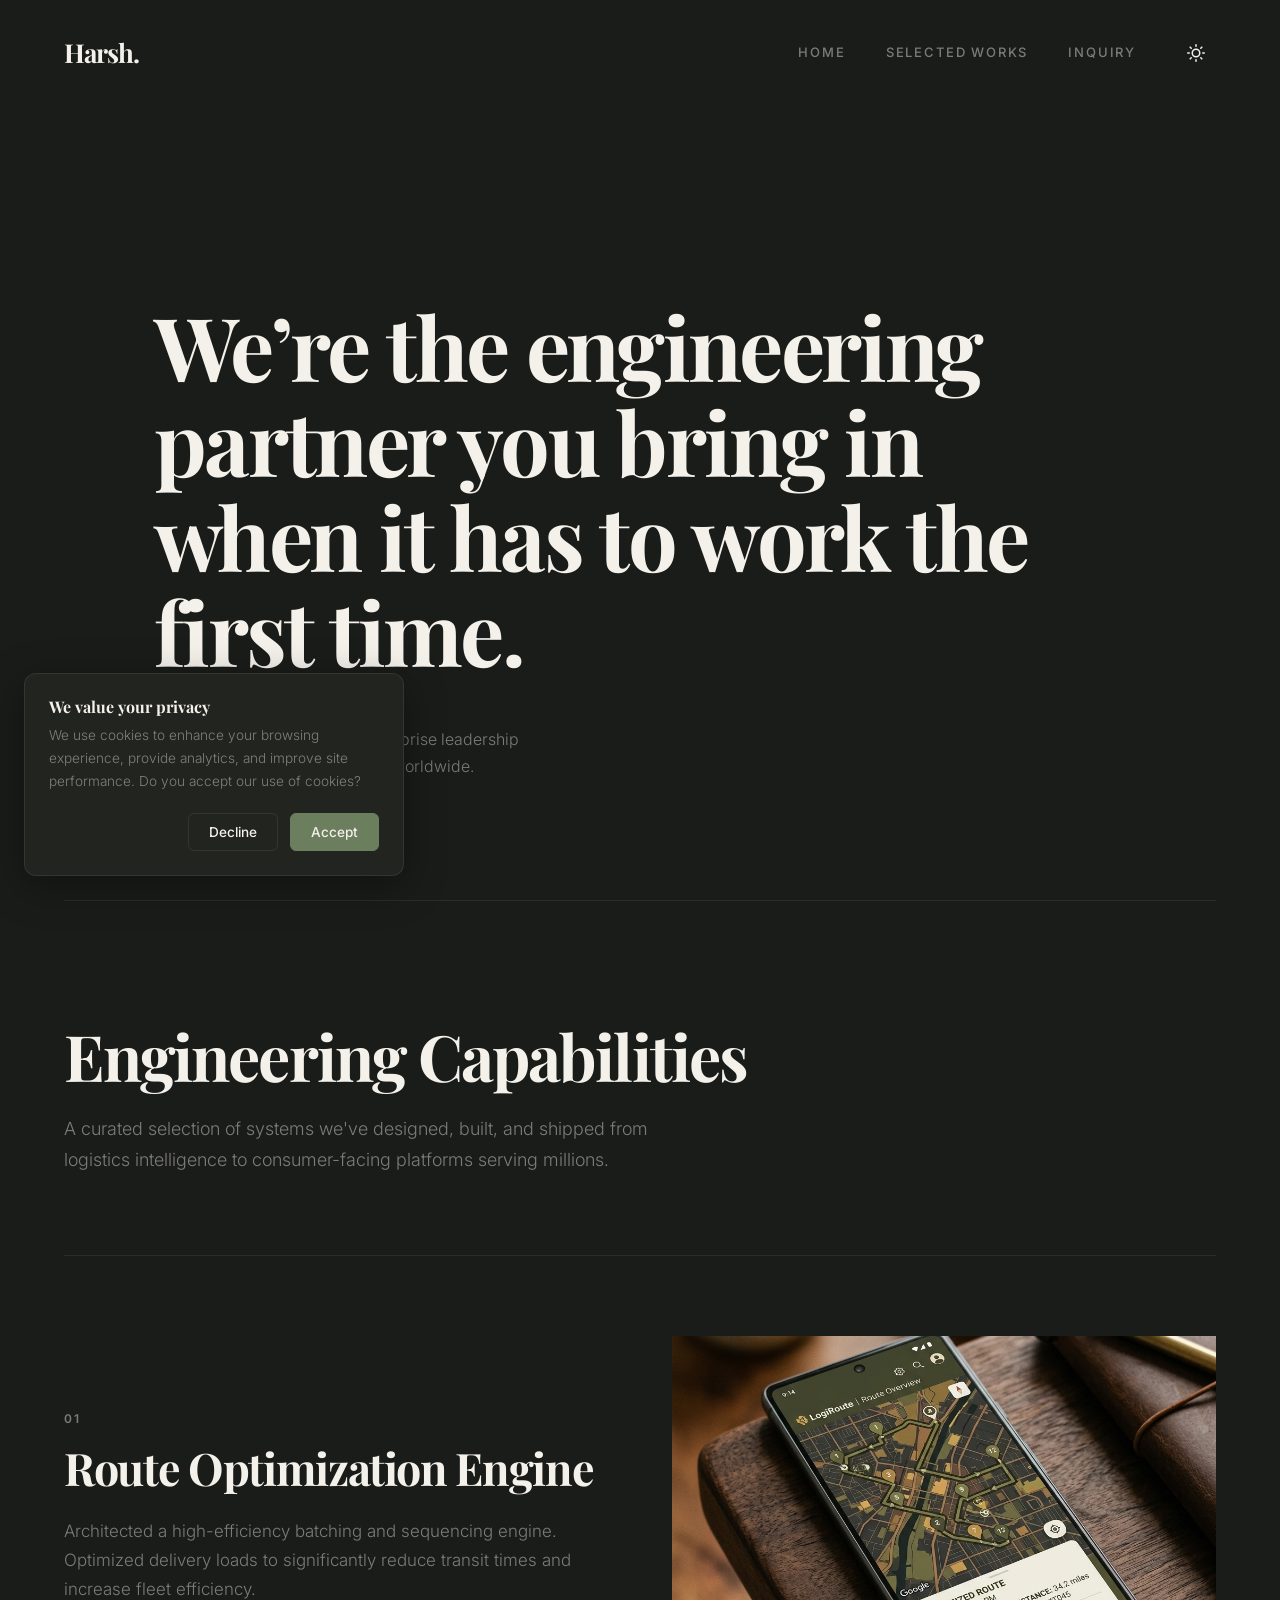
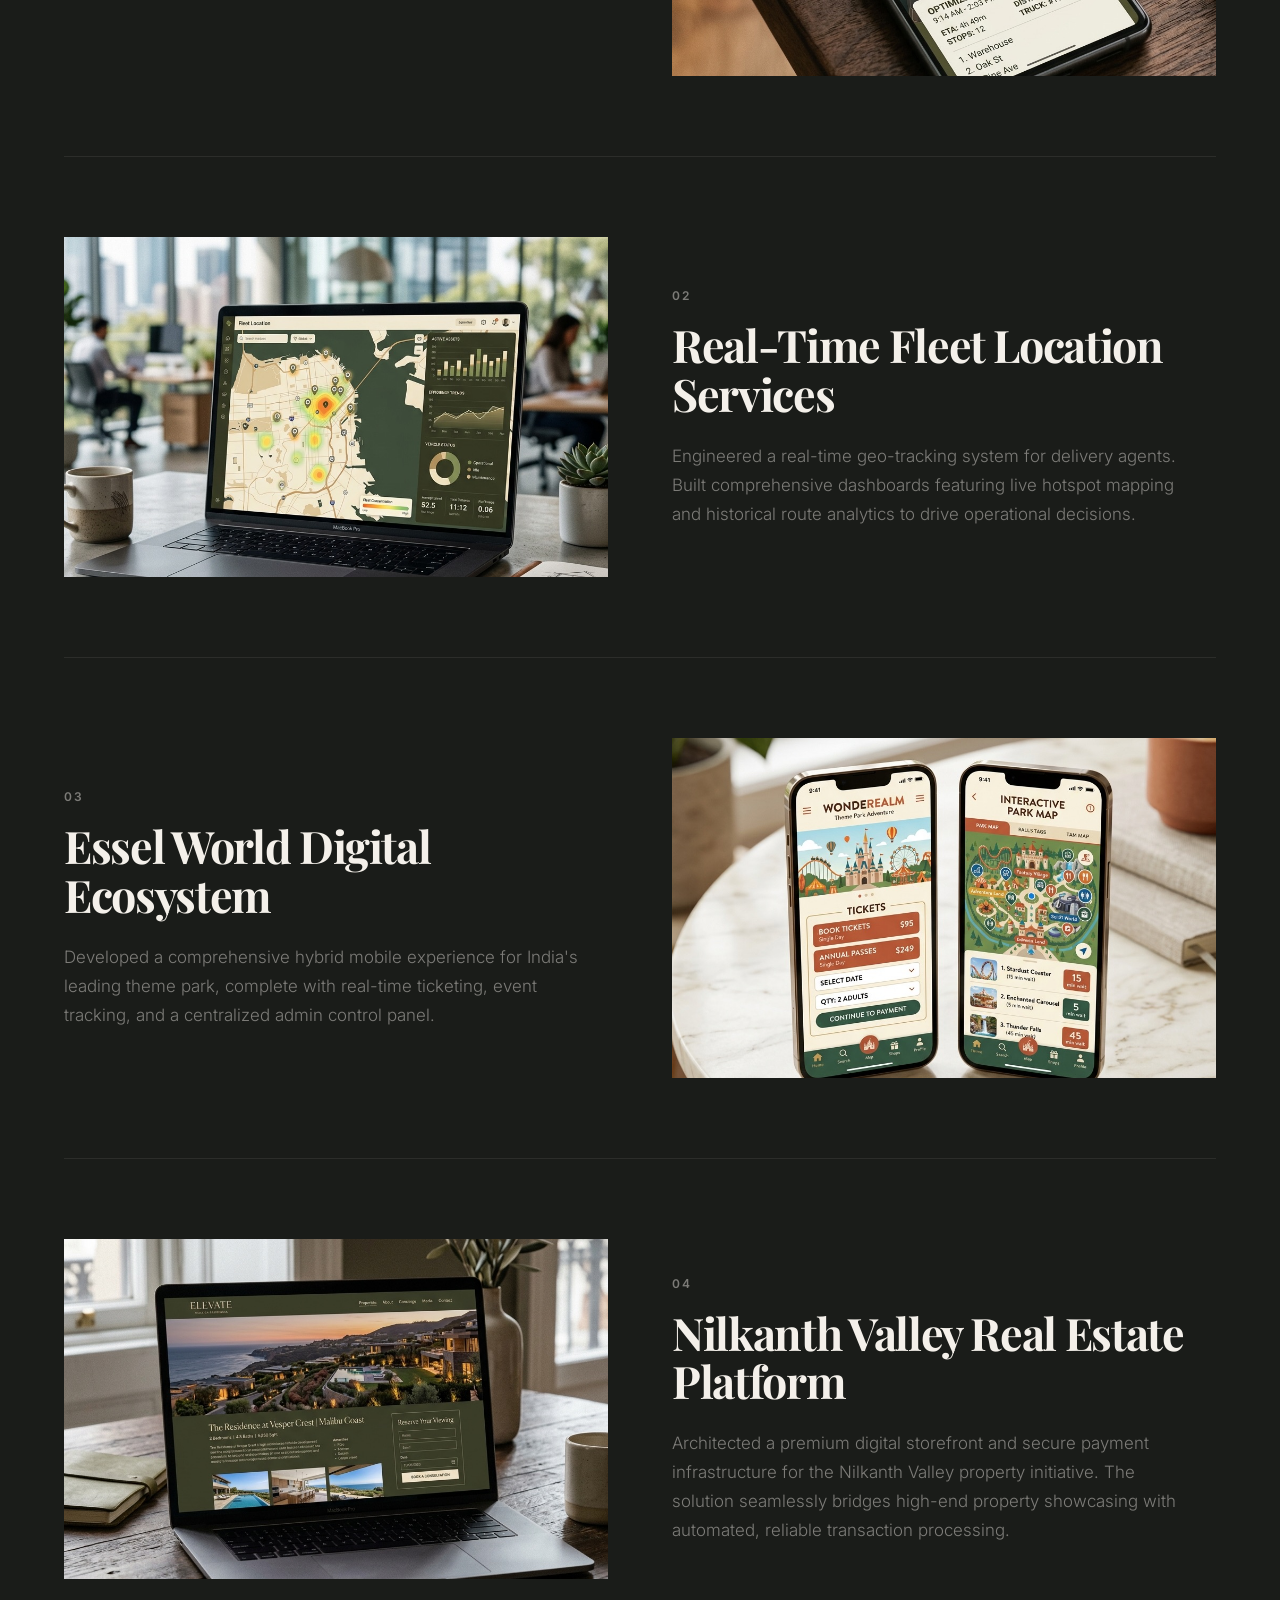
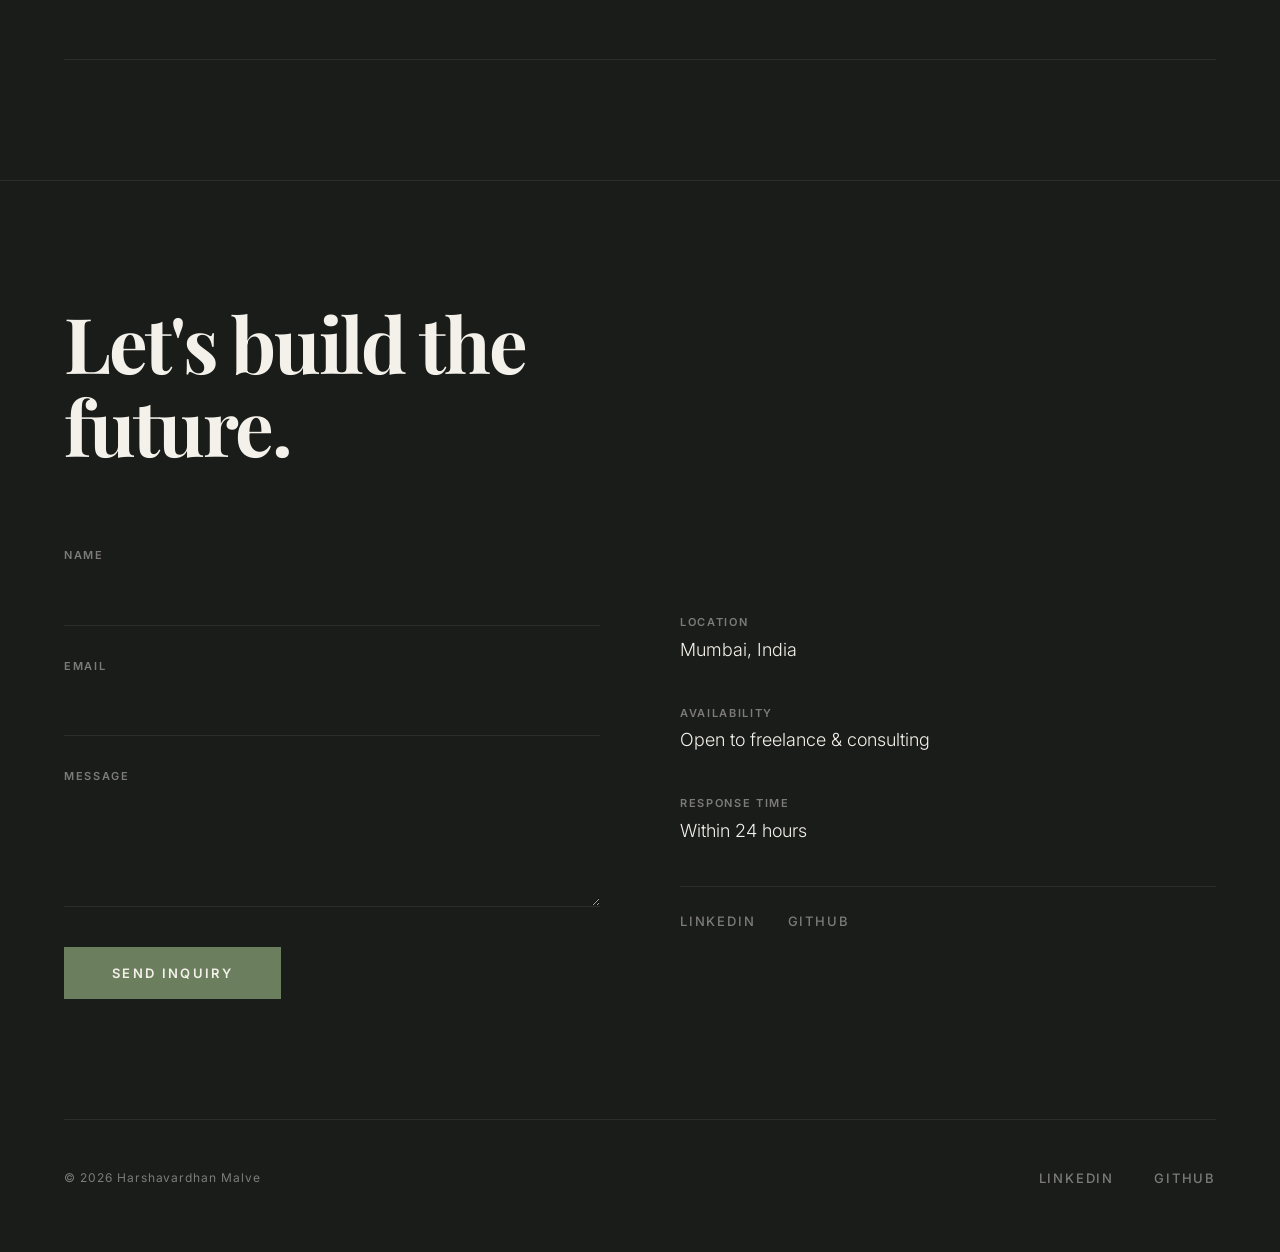
<file: index.html>
<!DOCTYPE html>
<html lang="en">

<head>
    <meta charset="UTF-8">
    <meta name="viewport" content="width=device-width, initial-scale=1.0">

    <!-- ─── Primary SEO ─── -->
    <title>Harshavardhan Malve | Software Developer Mumbai — Freelance Full Stack Consultant</title>
    <meta name="description"
        content="Harshavardhan Malve (Harsh Malve) — Freelance Full Stack Developer & Consultant in Mumbai. Architecting scalable enterprise SaaS, web apps & premium digital experiences for global clients.">
    <meta name="keywords"
        content="Harsh, Harshavardhan Malve, Malve, Harshavardhan, Freelancer, Consultant, Software Developer Mumbai, Full Stack Developer, SaaS Architecture, Enterprise Web Apps, Freelance Developer India">
    <meta name="author" content="Harshavardhan Malve">
    <meta name="robots" content="index, follow, max-snippet:-1, max-image-preview:large, max-video-preview:-1">
    <link rel="canonical" href="https://harshmalve.github.io/portfolio/">
    <link rel="alternate" hreflang="en-in" href="https://harshmalve.github.io/portfolio/">
    <meta name="theme-color" content="#1A1C19">

    <!-- ─── Open Graph ─── -->
    <meta property="og:type" content="website">
    <meta property="og:url" content="https://harshmalve.github.io/portfolio/">
    <meta property="og:title" content="Harshavardhan Malve | Freelance Software Developer & Consultant Mumbai">
    <meta property="og:description"
        content="Harshavardhan Malve — Freelance Full Stack Developer & Consultant. Architecting enterprise-grade systems that scale.">
    <meta property="og:image" content="https://harshmalve.github.io/portfolio/images/og-cover.png">
    <meta property="og:image:width" content="1200">
    <meta property="og:image:height" content="630">
    <meta property="og:site_name" content="Harshavardhan Malve — Portfolio">
    <meta property="og:locale" content="en_IN">

    <!-- ─── Twitter Card ─── -->
    <meta name="twitter:card" content="summary_large_image">
    <meta name="twitter:title" content="Harshavardhan Malve | Freelance Full Stack Consultant">
    <meta name="twitter:description"
        content="Freelance developer & consultant in Mumbai. Building scalable systems for businesses that can't afford downtime.">
    <meta name="twitter:image" content="https://harshmalve.github.io/portfolio/images/og-cover.png">

    <!-- ─── Font Preload (fixes FOIT) ─── -->
    <link rel="preconnect" href="https://fonts.googleapis.com">
    <link rel="preconnect" href="https://fonts.gstatic.com" crossorigin>
    <link
        href="https://fonts.googleapis.com/css2?family=Playfair+Display:wght@400;700&family=Inter:wght@300;400;500;600&display=swap"
        rel="stylesheet">

    <!-- ─── Assets ─── -->
    <link rel="icon" href="images/letter-h-icon.png" type="image/png">
    <link rel="stylesheet" href="css/style.css">

    <!-- Google Analytics loaded on cookie consent (see script.js) -->

    <!-- ─── JSON-LD Structured Data ─── -->
    <script type="application/ld+json">
    {
      "@context": "https://schema.org",
      "@graph": [
        {
          "@type": "Person",
          "name": "Harshavardhan Malve",
          "alternateName": ["Harsh Malve", "Harsh", "Malve", "Harshavardhan"],
          "url": "https://harshmalve.github.io/portfolio/",
          "jobTitle": "Full Stack Software Developer",
          "description": "Harshavardhan Malve is a freelance full stack developer and consultant based in Mumbai, India, specializing in enterprise SaaS architecture, scalable web applications, and premium digital experiences.",
          "sameAs": [
            "https://linkedin.com/in/harsh-malve/",
            "https://github.com/HarshMalve"
          ],
          "address": {
            "@type": "PostalAddress",
            "addressLocality": "Mumbai",
            "addressRegion": "Maharashtra",
            "addressCountry": "IN"
          },
          "knowsAbout": [
            "Full Stack Development", "SaaS Architecture", "React", "Node.js",
            "Angular", "PostgreSQL", "AI Integration", "Route Optimization",
            "Mobile App Development", "Enterprise Software Consulting"
          ]
        },
        {
          "@type": "ProfessionalService",
          "name": "Harshavardhan Malve — Freelance Software Development & Consulting",
          "url": "https://harshmalve.github.io/portfolio/",
          "description": "Premium freelance full stack development and technology consulting services by Harshavardhan Malve. Based in Mumbai, serving clients worldwide.",
          "areaServed": "Worldwide",
          "priceRange": "$$$",
          "address": {
            "@type": "PostalAddress",
            "addressLocality": "Mumbai",
            "addressRegion": "Maharashtra",
            "addressCountry": "IN"
          }
        },
        {
          "@type": "WebSite",
          "name": "Harshavardhan Malve Portfolio",
          "url": "https://harshmalve.github.io/portfolio/",
          "description": "Official portfolio of Harshavardhan Malve — Freelance Full Stack Developer & Consultant based in Mumbai."
        },
        {
          "@type": "BreadcrumbList",
          "itemListElement": [
            {
              "@type": "ListItem",
              "position": 1,
              "name": "Home",
              "item": "https://harshmalve.github.io/portfolio/"
            }
          ]
        }
      ]
    }
    </script>

    <!-- ─── Noscript fallback ─── -->
    <noscript>
        <style>
            .fade-up {
                opacity: 1 !important;
                transform: none !important
            }
        </style>
    </noscript>
</head>

<body>

    <header class="site-header" id="header">
        <div class="wrap">
            <a href="#home" class="logo">Harsh.</a>
            <div class="nav-right">
                <nav class="site-nav" id="site-nav" aria-label="Main navigation">
                    <a href="#home">Home</a>
                    <a href="#works">Selected Works</a>
                    <a href="#contact">Inquiry</a>
                </nav>
                <button class="theme-toggle" id="theme-toggle" aria-label="Toggle light and dark mode">
                    <svg class="icon-sun" xmlns="http://www.w3.org/2000/svg" width="18" height="18" viewBox="0 0 24 24"
                        fill="none" stroke="currentColor" stroke-width="2" stroke-linecap="round"
                        stroke-linejoin="round">
                        <circle cx="12" cy="12" r="5"></circle>
                        <line x1="12" y1="1" x2="12" y2="3"></line>
                        <line x1="12" y1="21" x2="12" y2="23"></line>
                        <line x1="4.22" y1="4.22" x2="5.64" y2="5.64"></line>
                        <line x1="18.36" y1="18.36" x2="19.78" y2="19.78"></line>
                        <line x1="1" y1="12" x2="3" y2="12"></line>
                        <line x1="21" y1="12" x2="23" y2="12"></line>
                        <line x1="4.22" y1="19.78" x2="5.64" y2="18.36"></line>
                        <line x1="18.36" y1="5.64" x2="19.78" y2="4.22"></line>
                    </svg>
                    <svg class="icon-moon" xmlns="http://www.w3.org/2000/svg" width="18" height="18" viewBox="0 0 24 24"
                        fill="none" stroke="currentColor" stroke-width="2" stroke-linecap="round"
                        stroke-linejoin="round">
                        <path d="M21 12.79A9 9 0 1 1 11.21 3 7 7 0 0 0 21 12.79z"></path>
                    </svg>
                </button>
                <button class="hamburger" id="hamburger" aria-label="Open navigation menu" aria-expanded="false"
                    aria-controls="site-nav">
                    <span></span><span></span><span></span>
                </button>
            </div>
        </div>
    </header>

    <main>

        <!-- Hero — visible by default, no fade-up to prevent blank-page on slow loads -->
        <section id="home" class="hero">
            <div class="wrap hero-inner">
                <h1 id="hero-headline">We're the engineering partner you bring in when it has to work the first time.
                </h1>
                <div class="hero-meta">
                    <p>Available for consulting and enterprise leadership roles. Based in Mumbai, serving worldwide.</p>
                </div>
            </div>
        </section>

        <div class="wrap">
            <hr class="divider">
        </div>

        <section id="works" class="works">
            <div class="wrap">
                <div class="works-header fade-up">
                    <h2>Engineering Capabilities</h2>
                    <p class="works-subtitle">A curated selection of systems we've designed, built, and shipped from
                        logistics intelligence to consumer-facing platforms serving millions.</p>
                </div>

                <article class="project fade-up">
                    <div class="project-content">
                        <span class="project-number">01</span>
                        <h3>Route Optimization Engine</h3>
                        <p>Architected a high-efficiency batching and sequencing engine. Optimized delivery loads to
                            significantly reduce transit times and increase fleet efficiency.</p>
                    </div>
                    <div class="project-image">
                        <picture>
                            <source srcset="images/portfolio/route-optimization.jpg" type="image/jpeg">
                            <img src="images/portfolio/route-optimization.png"
                                alt="Route Optimization Engine — Intelligent logistics platform by freelance developer Harshavardhan Malve"
                                loading="lazy" width="720" height="450">
                        </picture>
                    </div>
                </article>

                <article class="project fade-up">
                    <div class="project-image">
                        <picture>
                            <source srcset="images/portfolio/fleet-location.jpg" type="image/jpeg">
                            <img src="images/portfolio/fleet-location.png"
                                alt="Real-Time Fleet Location Services — Geo-tracking dashboard by consultant Harshavardhan Malve"
                                loading="lazy" width="720" height="450">
                        </picture>
                    </div>
                    <div class="project-content">
                        <span class="project-number">02</span>
                        <h3>Real-Time Fleet Location Services</h3>
                        <p>Engineered a real-time geo-tracking system for delivery agents. Built comprehensive
                            dashboards featuring live hotspot mapping and historical route analytics to drive
                            operational decisions.</p>
                    </div>
                </article>

                <article class="project fade-up">
                    <div class="project-content">
                        <span class="project-number">03</span>
                        <h3>Essel World Digital Ecosystem</h3>
                        <p>Developed a comprehensive hybrid mobile experience for India's leading theme park, complete
                            with real-time ticketing, event tracking, and a centralized admin control panel.</p>
                    </div>
                    <div class="project-image">
                        <picture>
                            <source srcset="images/portfolio/esselworld-app.jpg" type="image/jpeg">
                            <img src="images/portfolio/esselworld-app.png"
                                alt="EsselWorld Digital Ecosystem — Hybrid mobile application by Harshavardhan Malve"
                                loading="lazy" width="720" height="450">
                        </picture>
                    </div>
                </article>

                <article class="project fade-up">
                    <div class="project-image">
                        <picture>
                            <source srcset="images/portfolio/nilkanth-valley.jpg" type="image/jpeg">
                            <img src="images/portfolio/nilkanth-valley.png"
                                alt="Nilkanth Valley Real Estate Platform — Premium property showcase by freelancer Harshavardhan Malve"
                                loading="lazy" width="720" height="450">
                        </picture>
                    </div>
                    <div class="project-content">
                        <span class="project-number">04</span>
                        <h3>Nilkanth Valley Real Estate Platform</h3>
                        <p>Architected a premium digital storefront and secure payment infrastructure for the Nilkanth
                            Valley property initiative. The solution seamlessly bridges high-end property showcasing
                            with automated, reliable transaction processing.</p>
                    </div>
                </article>
            </div>
        </section>

        <footer id="contact" class="site-footer">
            <div class="wrap">
                <h2 class="footer-heading fade-up">Let's build the future.</h2>
                <div class="footer-grid">
                    <div class="fade-up">
                        <form id="contact-form" class="footer-form">
                            <div class="field">
                                <label for="name-field">Name</label>
                                <input type="text" id="name-field" name="name" required>
                            </div>
                            <div class="field">
                                <label for="email-field">Email</label>
                                <input type="email" id="email-field" name="email" required>
                            </div>
                            <div class="field">
                                <label for="message-field">Message</label>
                                <textarea id="message-field" name="message" rows="4" required></textarea>
                            </div>
                            <div>
                                <button type="submit" class="btn-sage">Send Inquiry</button>
                            </div>
                        </form>
                    </div>
                    <div class="footer-contact-info fade-up">
                        <div class="contact-detail">
                            <span class="contact-label">Location</span>
                            <span class="contact-value">Mumbai, India</span>
                        </div>
                        <div class="contact-detail">
                            <span class="contact-label">Availability</span>
                            <span class="contact-value">Open to freelance & consulting</span>
                        </div>
                        <div class="contact-detail">
                            <span class="contact-label">Response Time</span>
                            <span class="contact-value">Within 24 hours</span>
                        </div>
                        <div class="contact-socials">
                            <a href="https://linkedin.com/in/harsh-malve/" target="_blank"
                                rel="noopener noreferrer">LinkedIn</a>
                            <a href="https://github.com/HarshMalve" target="_blank" rel="noopener noreferrer">GitHub</a>
                        </div>
                    </div>
                </div>
                <div class="footer-bottom">
                    <span class="footer-copy">&copy; 2026 Harshavardhan Malve</span>
                    <div class="footer-links">
                        <a href="https://linkedin.com/in/harsh-malve/" target="_blank"
                            rel="noopener noreferrer">LinkedIn</a>
                        <a href="https://github.com/HarshMalve" target="_blank" rel="noopener noreferrer">GitHub</a>
                    </div>
                </div>
            </div>
        </footer>

    </main>

    <!-- ─── Cookie Consent ─── -->
    <div id="cookie-consent-banner" class="cookie-banner cookie-hidden" role="dialog" aria-live="polite"
        aria-labelledby="cookie-title">
        <div class="cookie-content">
            <h3 id="cookie-title">We value your privacy</h3>
            <p>We use cookies to enhance your browsing experience, provide analytics, and improve site performance. Do
                you accept our use of cookies?</p>
        </div>
        <div class="cookie-actions">
            <button id="decline-cookies" class="cookie-btn cookie-ghost">Decline</button>
            <button id="accept-cookies" class="cookie-btn cookie-primary">Accept</button>
        </div>
    </div>

    <script src="js/script.js"></script>
</body>

</html>
</file>
<file: css/style.css>
/* ============================================================
   DESIGN SYSTEM 4.0 — All Audit Issues Resolved
   ============================================================ */

/* Font loaded via <link> in HTML head — no @import (fixes FOIT) */

*,
*::before,
*::after {
    margin: 0;
    padding: 0;
    box-sizing: border-box
}

/* ─── DARK MODE (default) ─── */
:root {
    --bg: #1A1C19;
    --bg-alt: #22251F;
    --cream: #F4F0EA;
    --cream-muted: rgba(244, 240, 234, 0.45);
    --sage: #6B7F5E;
    --sage-hover: #5A6D4F;
    --border: rgba(244, 240, 234, 0.08);
    --header-scrolled: rgba(26, 28, 25, .92);
    --shadow-cookie: 0 10px 40px rgba(0, 0, 0, .35);
    --font-serif: 'Playfair Display', Georgia, serif;
    --font-sans: 'Inter', 'Helvetica Neue', Arial, sans-serif;
    --ease: cubic-bezier(.16, 1, .3, 1);
}

/* ─── LIGHT MODE ─── */
[data-theme="light"] {
    --bg: #F4F0EA;
    --bg-alt: #EBE7DF;
    --cream: #1A1C19;
    --cream-muted: rgba(26, 28, 25, 0.5);
    --sage: #6B7F5E;
    --sage-hover: #5A6D4F;
    --border: rgba(26, 28, 25, 0.1);
    --header-scrolled: rgba(244, 240, 234, .92);
    --shadow-cookie: 0 10px 40px rgba(0, 0, 0, .08);
}

html {
    scroll-behavior: smooth;
    font-size: 16px
}

body {
    background: var(--bg);
    color: var(--cream);
    font-family: var(--font-sans);
    line-height: 1.6;
    -webkit-font-smoothing: antialiased;
    -moz-osx-font-smoothing: grayscale;
    overflow-x: hidden;
    transition: background .5s var(--ease), color .5s var(--ease);
}

/* ─── GLOBAL LINK RESET ─── */
a {
    color: inherit;
    text-decoration: none;
    transition: opacity .4s var(--ease);
}

a:hover {
    opacity: .7
}

/* ─── FOCUS STATES (WCAG 2.1 AA) ─── */
a:focus-visible,
button:focus-visible,
input:focus-visible,
textarea:focus-visible {
    outline: 2px solid var(--sage);
    outline-offset: 3px;
}

h1,
h2,
h3,
h4 {
    font-family: var(--font-serif);
    font-weight: 700;
    line-height: 1.08;
    letter-spacing: -.03em;
}

p {
    color: var(--cream-muted);
    font-weight: 300;
    line-height: 1.7;
}

img {
    display: block;
    max-width: 100%;
    height: auto
}

/* ─── LAYOUT ─── */
.wrap {
    max-width: 1360px;
    margin: 0 auto;
    padding: 0 64px;
}

@media(max-width:768px) {
    .wrap {
        padding: 0 24px
    }
}

/* ─── HEADER ─── */
.site-header {
    position: fixed;
    top: 0;
    left: 0;
    right: 0;
    z-index: 100;
    padding: 32px 0;
    transition: padding .5s var(--ease), background .5s var(--ease);
}

.site-header.scrolled {
    padding: 16px 0;
    background: var(--header-scrolled);
    backdrop-filter: blur(16px);
}

.site-header .wrap {
    display: flex;
    align-items: center;
    justify-content: space-between;
}

.logo {
    font-family: var(--font-serif);
    font-size: 1.625rem;
    font-weight: 700;
    letter-spacing: -.04em;
    color: var(--cream);
}

.nav-right {
    display: flex;
    align-items: center;
    gap: 40px
}

.site-nav {
    display: flex;
    gap: 40px;
    align-items: center
}

.site-nav a {
    font-size: .8125rem;
    font-weight: 500;
    text-transform: uppercase;
    letter-spacing: .14em;
    color: var(--cream-muted);
}

.site-nav a:hover {
    color: var(--cream);
    opacity: 1
}

/* Theme Toggle */
.theme-toggle {
    background: none;
    border: none;
    cursor: pointer;
    color: var(--cream);
    width: 40px;
    height: 40px;
    display: flex;
    align-items: center;
    justify-content: center;
    border-radius: 50%;
    transition: background .3s var(--ease);
}

.theme-toggle:hover {
    background: var(--border)
}

.theme-toggle svg {
    width: 18px;
    height: 18px
}

.icon-moon {
    display: none
}

[data-theme="light"] .icon-sun {
    display: none
}

[data-theme="light"] .icon-moon {
    display: block
}

/* ─── HAMBURGER MENU ─── */
.hamburger {
    display: none;
    flex-direction: column;
    justify-content: center;
    gap: 5px;
    width: 40px;
    height: 40px;
    background: none;
    border: none;
    cursor: pointer;
    padding: 8px;
}

.hamburger span {
    display: block;
    width: 24px;
    height: 2px;
    background: var(--cream);
    transition: all .3s var(--ease);
    transform-origin: center;
}

.hamburger.active span:nth-child(1) {
    transform: rotate(45deg) translate(5px, 5px)
}

.hamburger.active span:nth-child(2) {
    opacity: 0
}

.hamburger.active span:nth-child(3) {
    transform: rotate(-45deg) translate(5px, -5px)
}

@media(max-width:768px) {
    .site-nav {
        display: none;
        position: fixed;
        top: 0;
        left: 0;
        right: 0;
        bottom: 0;
        background: var(--bg);
        flex-direction: column;
        align-items: center;
        justify-content: center;
        gap: 48px;
        z-index: 99;
    }

    .site-nav.open {
        display: flex
    }

    .site-nav a {
        font-size: 1.25rem;
        letter-spacing: .2em
    }

    .hamburger {
        display: flex
    }

    .nav-right {
        gap: 8px
    }
}

/* ─── HERO ─── */
.hero {
    min-height: 100vh;
    display: flex;
    align-items: flex-end;
    padding: 0 0 120px;
}

.hero-inner {
    padding-top: 200px;
    max-width: 1100px;
}

.hero h1 {
    font-size: clamp(2.75rem, 7vw, 5.5rem);
    margin-bottom: 48px;
}

.hero-meta {
    display: flex;
    flex-wrap: wrap;
    gap: 48px;
    align-items: flex-end;
}

.hero-meta p {
    font-size: 1rem;
    max-width: 380px;
}

.hero-email {
    font-family: var(--font-serif);
    font-size: 1.25rem;
    color: var(--cream);
    position: relative;
    padding-bottom: 2px;
}

.hero-email::after {
    content: '';
    position: absolute;
    bottom: 0;
    left: 0;
    width: 0;
    height: 1px;
    background: var(--cream);
    transition: width .5s var(--ease);
}

.hero-email:hover {
    opacity: 1
}

.hero-email:hover::after {
    width: 100%
}

/* ─── DIVIDER ─── */
.divider {
    height: 1px;
    background: var(--border);
    margin: 0;
    border: none;
}

/* ─── SELECTED WORKS ─── */
.works {
    padding: 120px 0
}

.works-header {
    margin-bottom: 80px
}

.works-header h2 {
    font-size: clamp(2.5rem, 5vw, 4rem)
}

.works-subtitle {
    margin-top: 24px;
    font-size: 1.125rem;
    max-width: 600px;
}

.project {
    display: grid;
    grid-template-columns: 1fr 1fr;
    gap: 64px;
    align-items: center;
    padding: 80px 0;
    border-top: 1px solid var(--border);
}

.project:last-child {
    border-bottom: 1px solid var(--border)
}

.project-number {
    font-size: .75rem;
    font-weight: 600;
    text-transform: uppercase;
    letter-spacing: .2em;
    color: var(--cream-muted);
    margin-bottom: 16px;
    display: block;
}

.project h3 {
    font-size: clamp(2rem, 3.5vw, 3.25rem);
    margin-bottom: 24px;
}

.project p {
    font-size: 1.0625rem;
    max-width: 520px;
}

.project-image {
    aspect-ratio: 16/10;
    overflow: hidden;
    background: var(--bg-alt);
}

.project-image img {
    width: 100%;
    height: 100%;
    object-fit: cover;
    transition: transform 1.2s var(--ease);
}

.project-image:hover img {
    transform: scale(1.04)
}

/* Alternating layout via source order — NO RTL hack */
@media(max-width:900px) {
    .project {
        grid-template-columns: 1fr;
        gap: 32px
    }
}

/* ─── FOOTER / CONTACT ─── */
.site-footer {
    padding: 120px 0 64px;
    border-top: 1px solid var(--border);
}

.footer-heading {
    font-size: clamp(3rem, 6vw, 5rem);
    margin-bottom: 80px;
    max-width: 700px;
}

.footer-grid {
    display: grid;
    grid-template-columns: 1fr 1fr;
    gap: 80px;
    margin-bottom: 120px;
}

.footer-form {
    display: flex;
    flex-direction: column;
    gap: 32px
}

/* Footer Contact Info (replaces empty div) */
.footer-contact-info {
    display: flex;
    flex-direction: column;
    justify-content: center;
    gap: 40px;
    padding: 24px 0;
}

.contact-detail {
    display: flex;
    flex-direction: column;
    gap: 4px
}

.contact-label {
    font-size: .6875rem;
    font-weight: 600;
    text-transform: uppercase;
    letter-spacing: .15em;
    color: var(--cream-muted);
}

.contact-value {
    font-size: 1.125rem;
    font-weight: 300;
}

.contact-socials {
    display: flex;
    gap: 32px;
    padding-top: 24px;
    border-top: 1px solid var(--border);
}

.contact-socials a {
    font-size: .8125rem;
    font-weight: 500;
    text-transform: uppercase;
    letter-spacing: .14em;
    color: var(--cream-muted);
}

.contact-socials a:hover {
    color: var(--cream);
    opacity: 1
}

.field label {
    display: block;
    font-size: .6875rem;
    font-weight: 600;
    text-transform: uppercase;
    letter-spacing: .15em;
    color: var(--cream-muted);
    margin-bottom: 8px;
}

.field input,
.field textarea {
    width: 100%;
    padding: 16px 0;
    background: transparent;
    border: none;
    border-bottom: 1px solid var(--border);
    color: var(--cream);
    font-family: var(--font-sans);
    font-size: 1rem;
    font-weight: 300;
    outline: none;
    transition: border-color .4s var(--ease);
}

.field input:focus,
.field textarea:focus {
    border-color: var(--sage);
}

.field textarea {
    resize: vertical;
    min-height: 100px
}

.btn-sage {
    display: inline-flex;
    align-items: center;
    justify-content: center;
    padding: 18px 48px;
    background: var(--sage);
    color: #F4F0EA;
    font-family: var(--font-sans);
    font-size: .8125rem;
    font-weight: 600;
    text-transform: uppercase;
    letter-spacing: .18em;
    border: none;
    cursor: pointer;
    transition: background .4s var(--ease), transform .4s var(--ease);
}

.btn-sage:hover {
    background: var(--sage-hover);
    transform: translateY(-2px);
    opacity: 1;
}

.footer-links {
    display: flex;
    gap: 40px
}

.footer-links a {
    font-size: .8125rem;
    font-weight: 500;
    text-transform: uppercase;
    letter-spacing: .14em;
    color: var(--cream-muted);
}

.footer-links a:hover {
    color: var(--cream);
    opacity: 1
}

.footer-bottom {
    display: flex;
    justify-content: space-between;
    align-items: center;
    padding-top: 48px;
    border-top: 1px solid var(--border);
}

.footer-copy {
    font-size: .75rem;
    color: var(--cream-muted);
    letter-spacing: .08em;
}

@media(max-width:900px) {
    .footer-grid {
        grid-template-columns: 1fr
    }

    .footer-bottom {
        flex-direction: column;
        gap: 24px;
        text-align: center
    }
}

/* ─── COOKIE CONSENT ─── */
.cookie-banner {
    position: fixed;
    bottom: 24px;
    left: 24px;
    max-width: 380px;
    background: var(--bg-alt);
    color: var(--cream);
    padding: 24px;
    border-radius: 12px;
    border: 1px solid var(--border);
    box-shadow: var(--shadow-cookie);
    z-index: 9999;
    opacity: 1;
    transform: translateY(0);
    transition: opacity .4s var(--ease), transform .4s var(--ease), visibility .4s;
}

.cookie-banner.cookie-hidden {
    opacity: 0;
    transform: translateY(20px);
    visibility: hidden;
    pointer-events: none;
}

.cookie-banner h3 {
    font-size: 1rem;
    margin-bottom: 8px;
    letter-spacing: 0;
}

.cookie-banner p {
    font-size: .85rem;
    margin-bottom: 20px;
    color: var(--cream-muted);
}

.cookie-actions {
    display: flex;
    gap: 12px;
    justify-content: flex-end
}

.cookie-btn {
    font-family: var(--font-sans);
    font-size: .85rem;
    font-weight: 500;
    padding: 10px 20px;
    border-radius: 6px;
    cursor: pointer;
    transition: all .3s var(--ease);
}

.cookie-primary {
    background: var(--sage);
    color: #F4F0EA;
    border: 1px solid var(--sage);
}

.cookie-primary:hover {
    filter: brightness(1.1);
    transform: translateY(-1px)
}

.cookie-ghost {
    background: transparent;
    color: var(--cream);
    border: 1px solid var(--border);
}

.cookie-ghost:hover {
    background: var(--border)
}

/* ─── ANIMATIONS ─── */
.fade-up {
    opacity: 0;
    transform: translateY(40px);
    transition: opacity 1s var(--ease), transform 1.2s var(--ease);
}

.fade-up.visible {
    opacity: 1;
    transform: translateY(0);
}
</file>
